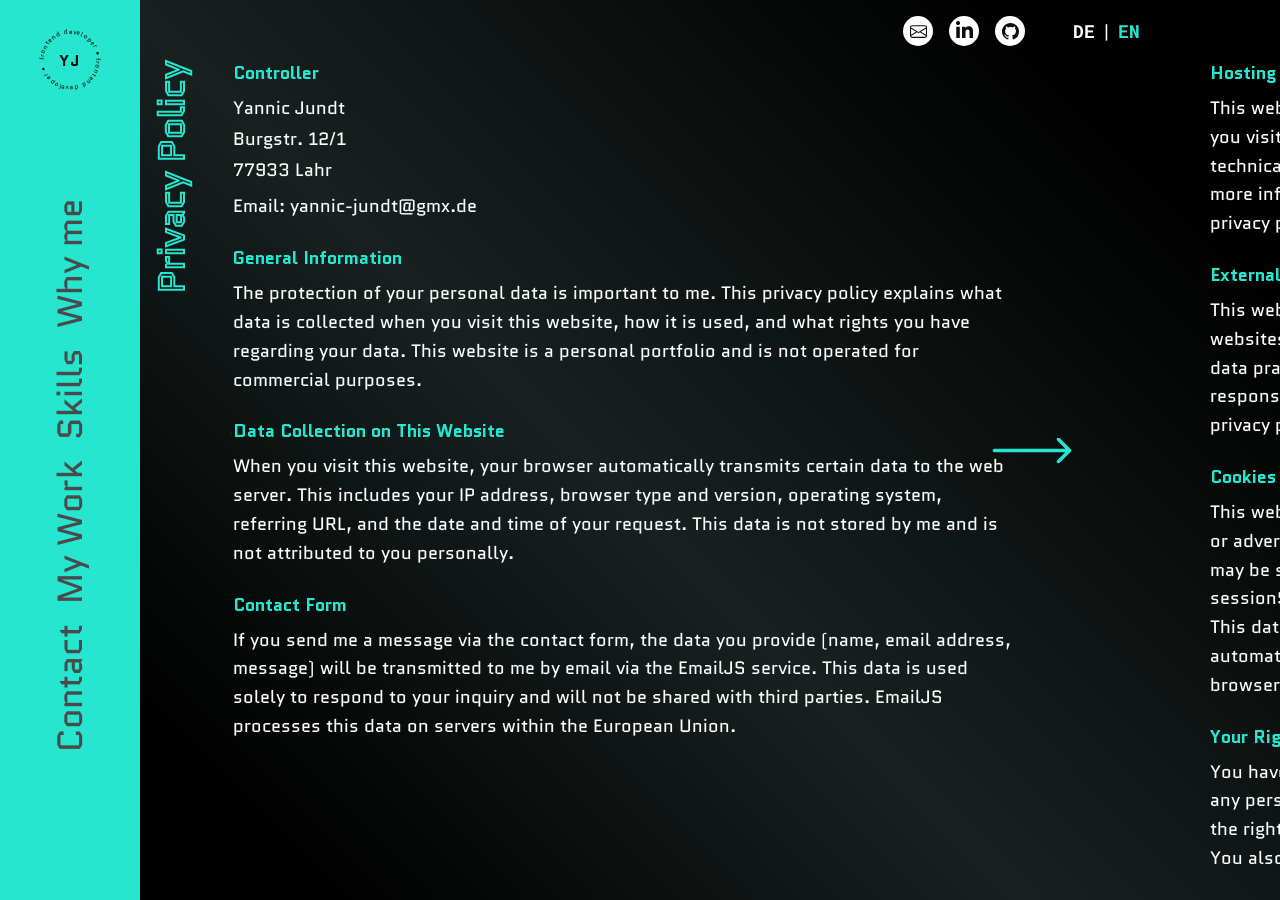
<file: datenschutz.html>
<!DOCTYPE html>
<html lang="en">
   <head>
      <meta charset="UTF-8" />
      <meta name="viewport" content="width=device-width, initial-scale=1.0" />
      <title>Yannic Jundt</title>
      <link rel="icon" type="image/svg+xml" href="assets/img/favicon.svg" />
      <link rel="preconnect" href="https://fonts.googleapis.com" />
      <link rel="preconnect" href="https://fonts.gstatic.com" crossorigin />
      <link
         href="https://fonts.googleapis.com/css2?family=Quantico:ital,wght@0,400;0,700;1,400;1,700&family=Roboto+Mono:wght@700&display=swap"
         rel="stylesheet" />
      <link rel="stylesheet" href="style.css" />
      <link rel="stylesheet" href="css/layout.css" />
      <link rel="stylesheet" href="css/navigation.css" />
      <link rel="stylesheet" href="css/hero.css" />
      <link rel="stylesheet" href="css/contact.css" />
      <link rel="stylesheet" href="css/legal.css" />
      <!-- Responsive -->
      <link rel="stylesheet" href="css/responsive/tablet-large.css" />
      <link rel="stylesheet" href="css/responsive/tablet-small.css" />
      <link rel="stylesheet" href="css/responsive/mobile-layout.css" />
      <link rel="stylesheet" href="css/responsive/mobile-nav.css" />
      <link rel="stylesheet" href="css/responsive/mobile-sections.css" />
      <link rel="stylesheet" href="css/responsive/desktop-4k.css" />
      <link rel="stylesheet" href="css/responsive/height-compact.css" />
   </head>
   <body>
      <!-- Mobile Top-Nav -->
      <nav class="mobile-top-nav">
         <a href="index.html" class="mobile-nav-logo">
            <svg viewBox="0 0 120 120" class="logo-ring" aria-hidden="true">
               <path
                  id="logo-arc-mob"
                  d="M 60,60 m -44,0 a 44,44 0 1,1 88,0 a 44,44 0 1,1 -88,0"
                  fill="none" />
               <text font-size="10.5" letter-spacing="1.5">
                  <textPath href="#logo-arc-mob">
                     frontend developer • frontend developer •
                  </textPath>
               </text>
            </svg>
            <span class="logo-initials">YJ</span>
         </a>
         <button
            class="burger-btn"
            aria-label="Menü öffnen"
            aria-expanded="false">
            <span class="burger-line"></span>
            <span class="burger-line"></span>
            <span class="burger-line"></span>
         </button>
      </nav>

      <!-- Mobile Overlay-Menü -->
      <div class="mobile-menu-overlay" aria-hidden="true">
         <button class="mobile-menu-close" aria-label="Menü schließen">
            &#x2715;
         </button>
         <nav class="mobile-menu-nav">
            <a href="index.html#why-me" data-i18n="nav.why-me">Why me</a>
            <a href="index.html#skills" data-i18n="nav.skills-mobile"
               >My Skill Set</a
            >
            <a href="index.html#my-work" data-i18n="nav.work">My Work</a>
            <a href="index.html#contact" data-i18n="nav.contact-mobile"
               >Contact me</a
            >
            <div class="mobile-menu-lang">
               <button class="lang" data-lang="de">DE</button>
               <span>|</span>
               <button class="lang active" data-lang="en">EN</button>
            </div>
         </nav>
      </div>

      <nav class="sidebar-nav">
         <a href="index.html" class="nav-logo">
            <svg viewBox="0 0 120 120" class="logo-ring" aria-hidden="true">
               <path
                  id="logo-arc"
                  d="M 60,60 m -44,0 a 44,44 0 1,1 88,0 a 44,44 0 1,1 -88,0"
                  fill="none" />
               <text font-size="10.5" letter-spacing="1.5">
                  <textPath href="#logo-arc">
                     frontend developer • frontend developer •
                  </textPath>
               </text>
            </svg>
            <span class="logo-initials">YJ</span>
         </a>
         <ul class="nav-links">
            <li>
               <a href="index.html#why-me" data-i18n="nav.why-me">Why me</a>
            </li>
            <li>
               <a href="index.html#skills" data-i18n="nav.skills">Skills</a>
            </li>
            <li>
               <a href="index.html#my-work" data-i18n="nav.work">My Work</a>
            </li>
            <li>
               <a href="index.html#contact" data-i18n="nav.contact">Contact</a>
            </li>
         </ul>
      </nav>

      <header class="hero-header">
         <div class="social-links"></div>
         <div class="lang-toggle">
            <button class="lang" data-lang="de">DE</button>
            <span class="lang-sep">|</span>
            <button class="lang active" data-lang="en">EN</button>
         </div>
      </header>

      <main class="scroll-container">
         <section id="privacy-p1" class="section">
            <div class="legal-wrapper">
               <div class="section-label" data-i18n="privacy.label">
                  Privacy Policy
               </div>
               <div class="legal-columns">
                  <div class="legal-col">
                     <section class="legal-block">
                        <h2 data-i18n="privacy.h.controller">Controller</h2>
                        <ul>
                           <li>Yannic Jundt</li>
                           <li>Burgstr. 12/1</li>
                           <li>77933 Lahr</li>
                        </ul>
                        <p>Email: yannic-jundt@gmx.de</p>
                     </section>
                     <section class="legal-block">
                        <h2 data-i18n="privacy.h.general">
                           General Information
                        </h2>
                        <p data-i18n="privacy.p.general">
                           The protection of your personal data is important to
                           me. This privacy policy explains what data is
                           collected when you visit this website, how it is
                           used, and what rights you have regarding your data.
                           This website is a personal portfolio and is not
                           operated for commercial purposes.
                        </p>
                     </section>
                     <section class="legal-block">
                        <h2 data-i18n="privacy.h.collection">
                           Data Collection on This Website
                        </h2>
                        <p data-i18n="privacy.p.collection">
                           When you visit this website, your browser
                           automatically transmits certain data to the web
                           server. This includes your IP address, browser type
                           and version, operating system, referring URL, and the
                           date and time of your request. This data is not
                           stored by me and is not attributed to you personally.
                        </p>
                     </section>
                     <section class="legal-block">
                        <h2 data-i18n="privacy.h.contact-form">Contact Form</h2>
                        <p data-i18n="privacy.p.contact-form">
                           If you send me a message via the contact form, the
                           data you provide (name, email address, message) will
                           be transmitted to me by email via the EmailJS
                           service. This data is used solely to respond to your
                           inquiry and will not be shared with third parties.
                           EmailJS processes this data on servers within the
                           European Union.
                        </p>
                     </section>
                  </div>
               </div>
            </div>
            <div class="arrow-container">
               <button class="arrow-btn" data-target="privacy-p2">
                  <div class="arrow-icon" aria-hidden="true"></div>
               </button>
            </div>
         </section>

         <section id="privacy-p2" class="section">
            <div class="legal-wrapper">
               <div class="legal-columns">
                  <div class="legal-col">
                     <section class="legal-block">
                        <h2 data-i18n="privacy.h.hosting">Hosting</h2>
                        <p data-i18n="privacy.p.hosting">
                           This website is hosted on GitHub Pages. When you
                           visit this website, GitHub may collect technical data
                           such as your IP address. For more information, please
                           refer to GitHub's privacy policy at
                           github.com/privacy.
                        </p>
                     </section>
                     <section class="legal-block">
                        <h2 data-i18n="privacy.h.links">External Links</h2>
                        <p data-i18n="privacy.p.links">
                           This website contains links to external websites. I
                           have no control over the content or data practices of
                           those websites and accept no responsibility for them.
                           Please review the privacy policies of any external
                           sites you visit.
                        </p>
                     </section>
                     <section class="legal-block">
                        <h2 data-i18n="privacy.h.cookies">Cookies</h2>
                        <p data-i18n="privacy.p.cookies">
                           This website does not use cookies for tracking or
                           advertising purposes. A language preference may be
                           stored in your browser's sessionStorage for the
                           duration of your visit. This data is not transmitted
                           to any server and is automatically deleted when you
                           close your browser tab.
                        </p>
                     </section>
                     <section class="legal-block">
                        <h2 data-i18n="privacy.h.rights">Your Rights</h2>
                        <p data-i18n="privacy.p.rights">
                           You have the right to access, rectify, or erase any
                           personal data I hold about you, as well as the right
                           to restrict or object to its processing. You also
                           have the right to data portability. To exercise these
                           rights, please contact me at the address stated
                           above.
                        </p>
                     </section>
                     <p
                        class="legal-meta"
                        data-i18n-html="privacy.meta.contact">
                        For any questions regarding this privacy policy, please
                        contact me at
                        <a href="mailto:yannic-jundt@gmx.de"
                           >yannic-jundt@gmx.de</a
                        >.
                     </p>
                     <p class="legal-meta" data-i18n="privacy.meta.date">
                        Date: 08.05.2026
                     </p>
                  </div>
               </div>
               <div class="contact-info">
                  <div class="contact-info-top">
                     <div class="contact-details">
                        <a
                           href="mailto:yannic-jundt@gmx.de"
                           class="contact-detail-link">
                           <span>&#9993;</span> E-Mail: yannic-jundt@gmx.de
                        </a>
                        <a href="tel:+491749203974" class="contact-detail-link">
                           <span>&#128222;</span> Tel: 0174 9203974
                        </a>
                     </div>
                  </div>
                  <button class="arrow-btn-back" data-target="privacy-p1">
                     <div
                        class="arrow-icon arrow-icon--back"
                        aria-hidden="true"></div>
                  </button>
                  <div class="contact-footer">
                     <!-- Mobile: Social Icons -->
                     <div class="contact-footer-social"></div>

                     <!-- Mobile: Grüner Footer-Block -->
                     <div class="contact-footer-green">
                        <a href="index.html#hero" class="contact-footer-logo">
                           <svg
                              viewBox="0 0 120 120"
                              class="logo-ring"
                              aria-hidden="true">
                              <path
                                 id="logo-arc-footer"
                                 d="M 60,60 m -44,0 a 44,44 0 1,1 88,0 a 44,44 0 1,1 -88,0"
                                 fill="none" />
                              <text font-size="10.5" letter-spacing="1.5">
                                 <textPath href="#logo-arc-footer">
                                    frontend developer • frontend developer •
                                 </textPath>
                              </text>
                           </svg>
                           <span class="logo-initials">YJ</span>
                        </a>
                        <span class="contact-footer-copy"
                           >&#169; Yannic Jundt 2026</span
                        >
                        <div class="contact-footer-links">
                           <a href="legal-notice.html" data-i18n="footer.legal"
                              >Legal notice</a
                           >
                           <a href="datenschutz.html" data-i18n="footer.privacy"
                              >privacy policy</a
                           >
                        </div>
                     </div>

                     <!-- Desktop: Copyright + Links -->
                     <a
                        href="legal-notice.html"
                        class="footer-desktop-link"
                        data-i18n="footer.legal"
                        >Legal notice</a
                     >
                     <a
                        href="datenschutz.html"
                        class="footer-desktop-link"
                        data-i18n="footer.privacy"
                        >privacy policy</a
                     >
                     <span class="desktop-copy">&#169; Yannic Jundt 2026</span>
                  </div>
               </div>
            </div>
            <div class="contact-sidebar"></div>
         </section>
      </main>

      <script src="js/datenbank.js"></script>
      <script src="js/translations.js"></script>
      <script src="js/template.js"></script>
      <script src="js/navigation.js"></script>
      <script src="js/burger-menu.js"></script>
      <script src="js/translator.js"></script>
      <script src="js/legal.js"></script>
   </body>
</html>
</file>
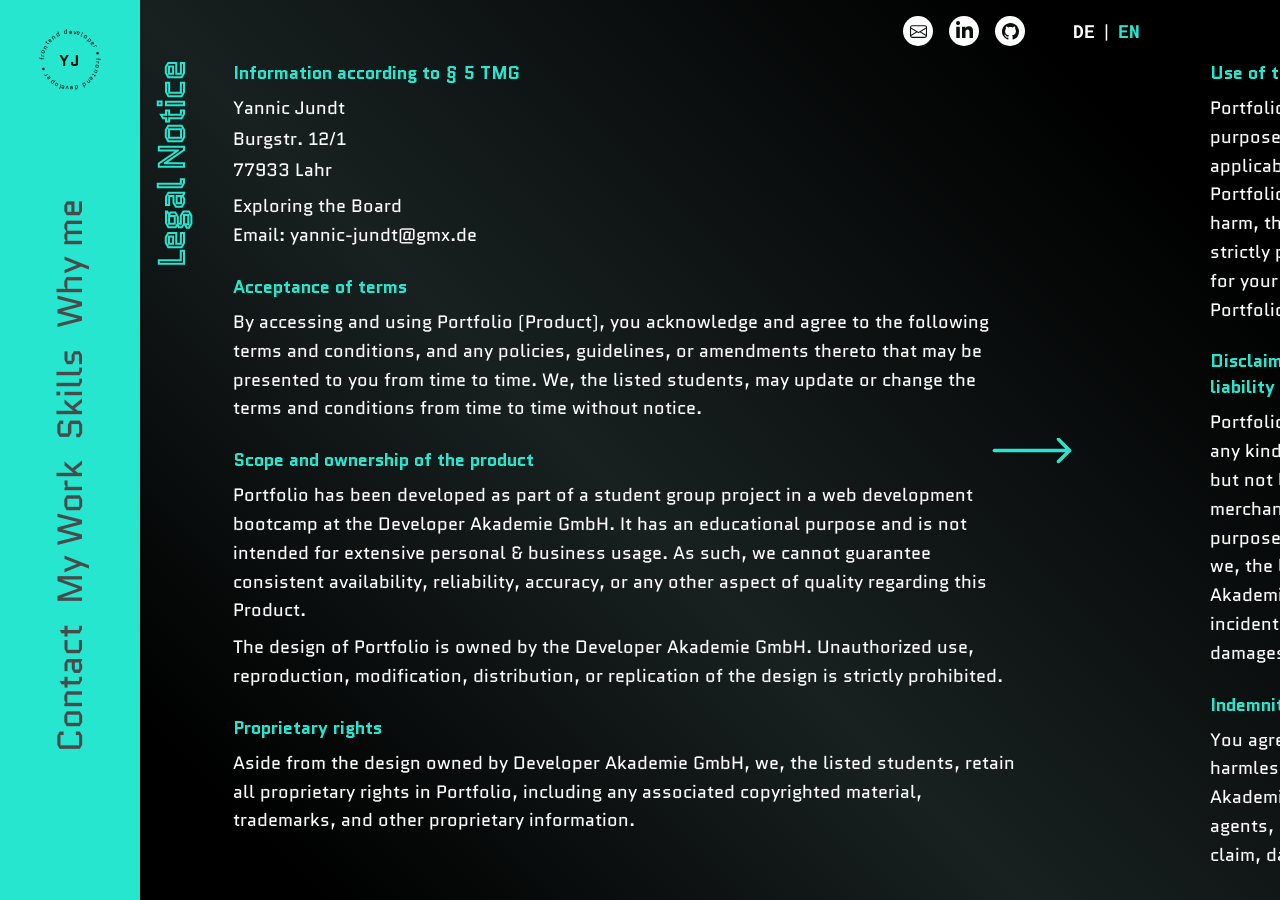
<file: legal-notice.html>
<!DOCTYPE html>
<html lang="en">
   <head>
      <meta charset="UTF-8" />
      <meta name="viewport" content="width=device-width, initial-scale=1.0" />
      <title>Yannic Jundt</title>
      <link rel="icon" type="image/svg+xml" href="assets/img/favicon.svg" />
      <link rel="preconnect" href="https://fonts.googleapis.com" />
      <link rel="preconnect" href="https://fonts.gstatic.com" crossorigin />
      <link
         href="https://fonts.googleapis.com/css2?family=Quantico:ital,wght@0,400;0,700;1,400;1,700&family=Roboto+Mono:wght@700&display=swap"
         rel="stylesheet" />
      <link rel="stylesheet" href="style.css" />
      <link rel="stylesheet" href="css/layout.css" />
      <link rel="stylesheet" href="css/navigation.css" />
      <link rel="stylesheet" href="css/hero.css" />
      <link rel="stylesheet" href="css/contact.css" />
      <link rel="stylesheet" href="css/legal.css" />
      <!-- Responsive -->
      <link rel="stylesheet" href="css/responsive/tablet-large.css" />
      <link rel="stylesheet" href="css/responsive/tablet-small.css" />
      <link rel="stylesheet" href="css/responsive/mobile-layout.css" />
      <link rel="stylesheet" href="css/responsive/mobile-nav.css" />
      <link rel="stylesheet" href="css/responsive/mobile-sections.css" />
      <link rel="stylesheet" href="css/responsive/desktop-4k.css" />
      <link rel="stylesheet" href="css/responsive/height-compact.css" />
   </head>
   <body>
      <!-- Mobile Top-Nav -->
      <nav class="mobile-top-nav">
         <a href="index.html" class="mobile-nav-logo">
            <svg viewBox="0 0 120 120" class="logo-ring" aria-hidden="true">
               <path
                  id="logo-arc-mob"
                  d="M 60,60 m -44,0 a 44,44 0 1,1 88,0 a 44,44 0 1,1 -88,0"
                  fill="none" />
               <text font-size="10.5" letter-spacing="1.5">
                  <textPath href="#logo-arc-mob">
                     frontend developer • frontend developer •
                  </textPath>
               </text>
            </svg>
            <span class="logo-initials">YJ</span>
         </a>
         <button
            class="burger-btn"
            aria-label="Menü öffnen"
            aria-expanded="false">
            <span class="burger-line"></span>
            <span class="burger-line"></span>
            <span class="burger-line"></span>
         </button>
      </nav>

      <!-- Mobile Overlay-Menü -->
      <div class="mobile-menu-overlay" aria-hidden="true">
         <button class="mobile-menu-close" aria-label="Menü schließen">
            &#x2715;
         </button>
         <nav class="mobile-menu-nav">
            <a href="index.html#why-me" data-i18n="nav.why-me">Why me</a>
            <a href="index.html#skills" data-i18n="nav.skills-mobile"
               >My Skill Set</a
            >
            <a href="index.html#my-work" data-i18n="nav.work">My Work</a>
            <a href="index.html#contact" data-i18n="nav.contact-mobile"
               >Contact me</a
            >
            <div class="mobile-menu-lang">
               <button class="lang" data-lang="de">DE</button>
               <span>|</span>
               <button class="lang active" data-lang="en">EN</button>
            </div>
         </nav>
      </div>

      <nav class="sidebar-nav">
         <a href="index.html" class="nav-logo">
            <svg viewBox="0 0 120 120" class="logo-ring" aria-hidden="true">
               <path
                  id="logo-arc"
                  d="M 60,60 m -44,0 a 44,44 0 1,1 88,0 a 44,44 0 1,1 -88,0"
                  fill="none" />
               <text font-size="10.5" letter-spacing="1.5">
                  <textPath href="#logo-arc">
                     frontend developer • frontend developer •
                  </textPath>
               </text>
            </svg>
            <span class="logo-initials">YJ</span>
         </a>
         <ul class="nav-links">
            <li>
               <a href="index.html#why-me" data-i18n="nav.why-me">Why me</a>
            </li>
            <li>
               <a href="index.html#skills" data-i18n="nav.skills">Skills</a>
            </li>
            <li>
               <a href="index.html#my-work" data-i18n="nav.work">My Work</a>
            </li>
            <li>
               <a href="index.html#contact" data-i18n="nav.contact">Contact</a>
            </li>
         </ul>
      </nav>

      <header class="hero-header">
         <div class="social-links"></div>
         <div class="lang-toggle">
            <button class="lang" data-lang="de">DE</button>
            <span class="lang-sep">|</span>
            <button class="lang active" data-lang="en">EN</button>
         </div>
      </header>

      <main class="scroll-container">
         <section id="legal-p1" class="section">
            <div class="legal-wrapper">
               <div class="section-label" data-i18n="legal.label">
                  Legal Notice
               </div>
               <div class="legal-columns">
                  <div class="legal-col">
                     <section class="legal-block">
                        <h2 data-i18n="legal.h.tmg">
                           Information according to § 5 TMG
                        </h2>
                        <ul>
                           <li>Yannic Jundt</li>
                           <li>Burgstr. 12/1</li>
                           <li>77933 Lahr</li>
                        </ul>
                        <p>
                           Exploring the Board<br />Email: yannic-jundt@gmx.de
                        </p>
                     </section>
                     <section class="legal-block">
                        <h2 data-i18n="legal.h.terms">Acceptance of terms</h2>
                        <p data-i18n="legal.p.terms">
                           By accessing and using Portfolio (Product), you
                           acknowledge and agree to the following terms and
                           conditions, and any policies, guidelines, or
                           amendments thereto that may be presented to you from
                           time to time. We, the listed students, may update or
                           change the terms and conditions from time to time
                           without notice.
                        </p>
                     </section>
                     <section class="legal-block">
                        <h2 data-i18n="legal.h.scope">
                           Scope and ownership of the product
                        </h2>
                        <p data-i18n="legal.p.scope1">
                           Portfolio has been developed as part of a student
                           group project in a web development bootcamp at the
                           Developer Akademie GmbH. It has an educational
                           purpose and is not intended for extensive personal
                           &amp; business usage. As such, we cannot guarantee
                           consistent availability, reliability, accuracy, or
                           any other aspect of quality regarding this Product.
                        </p>
                        <p data-i18n="legal.p.scope2">
                           The design of Portfolio is owned by the Developer
                           Akademie GmbH. Unauthorized use, reproduction,
                           modification, distribution, or replication of the
                           design is strictly prohibited.
                        </p>
                     </section>
                     <section class="legal-block">
                        <h2 data-i18n="legal.h.proprietary">
                           Proprietary rights
                        </h2>
                        <p data-i18n="legal.p.proprietary">
                           Aside from the design owned by Developer Akademie
                           GmbH, we, the listed students, retain all proprietary
                           rights in Portfolio, including any associated
                           copyrighted material, trademarks, and other
                           proprietary information.
                        </p>
                     </section>
                  </div>
               </div>
            </div>
            <div class="arrow-container">
               <button class="arrow-btn" data-target="legal-p2">
                  <div class="arrow-icon" aria-hidden="true"></div>
               </button>
            </div>
         </section>

         <section id="legal-p2" class="section">
            <div class="legal-wrapper">
               <div class="legal-columns">
                  <div class="legal-col">
                     <section class="legal-block">
                        <h2 data-i18n="legal.h.use">Use of the product</h2>
                        <p data-i18n="legal.p.use">
                           Portfolio is intended to be used for lawful purposes
                           only, in accordance with all applicable laws and
                           regulations. Any use of Portfolio for illegal
                           activities, or to harass, harm, threaten, or
                           intimidate another person, is strictly prohibited.
                           You are solely responsible for your interactions with
                           other users of Portfolio.
                        </p>
                     </section>
                     <section class="legal-block">
                        <h2 data-i18n="legal.h.disclaimer">
                           Disclaimer of warranties and limitation of liability
                        </h2>
                        <p data-i18n="legal.p.disclaimer">
                           Portfolio is provided "as is" without warranty of any
                           kind, whether express or implied, including but not
                           limited to the implied warranties of merchantability,
                           fitness for a particular purpose, and
                           non-infringement. In no event will we, the listed
                           students, or the Developer Akademie, be liable for
                           any direct, indirect, incidental, special,
                           consequential or exemplary damages.
                        </p>
                     </section>
                     <section class="legal-block">
                        <h2 data-i18n="legal.h.indemnity">Indemnity</h2>
                        <p data-i18n="legal.p.indemnity">
                           You agree to indemnify, defend and hold harmless us,
                           the listed students, the Developer Akademie, and our
                           affiliates, officers, directors, agents, and
                           employees, from and against any claim, damage, loss,
                           damage, cost, or liability (including reasonable
                           legal fees) arising out of or relating to your use of
                           Portfolio and/or your breach of this Legal Notice.
                        </p>
                     </section>
                     <section class="legal-block">
                        <h2 data-i18n="legal.h.notice">Disclaimer</h2>
                        <p data-i18n="legal.p.notice">
                           The contents of this website have been created with
                           the utmost care. However, I cannot guarantee the
                           accuracy, completeness, or timeliness of the content.
                           As a private provider of services, I am responsible
                           for my own content on these pages according to
                           general law.
                        </p>
                     </section>
                     <p class="legal-meta" data-i18n-html="legal.meta.contact">
                        For any questions or notices, please contact us at
                        <a href="mailto:yannic-jundt@gmx.de"
                           >yannic-jundt@gmx.de</a
                        >.
                     </p>
                     <p class="legal-meta" data-i18n="legal.meta.date">
                        Date: 08.05.2026
                     </p>
                  </div>
               </div>
               <div class="contact-info">
                  <div class="contact-info-top">
                     <div class="contact-details">
                        <a
                           href="mailto:yannic-jundt@gmx.de"
                           class="contact-detail-link">
                           <span>&#9993;</span> E-Mail: yannic-jundt@gmx.de
                        </a>
                        <a href="tel:+491749203974" class="contact-detail-link">
                           <span>&#128222;</span> Tel: 0174 9203974
                        </a>
                     </div>
                  </div>
                  <button class="arrow-btn-back" data-target="legal-p1">
                     <div
                        class="arrow-icon arrow-icon--back"
                        aria-hidden="true"></div>
                  </button>
                  <div class="contact-footer">
                     <!-- Mobile: Social Icons -->
                     <div class="contact-footer-social"></div>

                     <!-- Mobile: Grüner Footer-Block -->
                     <div class="contact-footer-green">
                        <a href="index.html#hero" class="contact-footer-logo">
                           <svg
                              viewBox="0 0 120 120"
                              class="logo-ring"
                              aria-hidden="true">
                              <path
                                 id="logo-arc-footer"
                                 d="M 60,60 m -44,0 a 44,44 0 1,1 88,0 a 44,44 0 1,1 -88,0"
                                 fill="none" />
                              <text font-size="10.5" letter-spacing="1.5">
                                 <textPath href="#logo-arc-footer">
                                    frontend developer • frontend developer •
                                 </textPath>
                              </text>
                           </svg>
                           <span class="logo-initials">YJ</span>
                        </a>
                        <span class="contact-footer-copy"
                           >&#169; Yannic Jundt 2026</span
                        >
                        <div class="contact-footer-links">
                           <a href="legal-notice.html" data-i18n="footer.legal"
                              >Legal notice</a
                           >
                           <a href="datenschutz.html" data-i18n="footer.privacy"
                              >privacy policy</a
                           >
                        </div>
                     </div>

                     <!-- Desktop: Copyright + Links -->
                     <a
                        href="legal-notice.html"
                        class="footer-desktop-link"
                        data-i18n="footer.legal"
                        >Legal notice</a
                     >
                     <a
                        href="datenschutz.html"
                        class="footer-desktop-link"
                        data-i18n="footer.privacy"
                        >privacy policy</a
                     >
                     <span class="desktop-copy">&#169; Yannic Jundt 2026</span>
                  </div>
               </div>
            </div>
            <div class="contact-sidebar"></div>
         </section>
      </main>

      <script src="js/datenbank.js"></script>
      <script src="js/translations.js"></script>
      <script src="js/template.js"></script>
      <script src="js/navigation.js"></script>
      <script src="js/burger-menu.js"></script>
      <script src="js/translator.js"></script>
      <script src="js/legal.js"></script>
   </body>
</html>
</file>
<file: style.css>
@import url("https://fonts.googleapis.com/css2?family=Quantico:ital,wght@0,400;0,700;1,400;1,700&display=swap");

:root {
   --color-bg: #0a0f0a;
   --color-bg-card: #131a13;
   --color-main: #26e6cf;
   --color-white: #ffffff;
   --color-text-muted: #888888;
   --color-border: #1e2a1e;
   --color-nav-text: #4a4a4a;
   --color-error: #e74c3c;
   --color-disabled: #9e9d9d;

   --font-main: "Quantico", sans-serif;

   --nav-width: 172px;
   --section-width: calc(100vw - var(--nav-width) - 80px);
   --section-height: 100vh;
}

*,
*::before,
*::after {
   box-sizing: border-box;
   margin: 0;
   padding: 0;
}

html {
   font-size: 16px;
   scroll-behavior: smooth;
}

body {
   font-family: var(--font-main);
   background-color: var(--color-bg);
   background: linear-gradient(
      45deg,
      rgba(0, 0, 0, 1) 15%,
      rgba(24, 33, 32) 47%,
      rgba(0, 0, 0, 1) 87%
   );
   color: var(--color-white);
   display: flex;
   overflow: hidden;
   height: 100vh;
}

a {
   color: inherit;
   text-decoration: none;
}

ul {
   list-style: none;
}

img {
   max-width: 100%;
   display: block;
}

@property --btn-g-start {
   syntax: "<color>";
   inherits: false;
   initial-value: #26e6cf;
}

@property --btn-g-end {
   syntax: "<color>";
   inherits: false;
   initial-value: #26e6cf;
}

.btn-primary {
   display: flex;
   align-items: center;
   justify-content: center;
   background: linear-gradient(to top, var(--btn-g-start), var(--btn-g-end));
   color: var(--color-bg);
   font-family: var(--font-main);
   font-weight: 400;
   font-size: 16px;
   line-height: 1.2;
   padding: 12px 32px;
   border-radius: 50px;
   border: none;
   cursor: pointer;
   white-space: nowrap;
   transition: --btn-g-start 0.3s, --btn-g-end 0.3s;
}

.btn-primary:hover {
   --btn-g-start: #1ab39e;
   --btn-g-end: #26e6cf;
}

.btn-secondary {
   display: flex;
   align-items: center;
   justify-content: center;
   position: relative;
   isolation: isolate;
   background: transparent;
   color: var(--color-main);
   font-family: var(--font-main);
   font-weight: 400;
   font-size: 16px;
   line-height: 1.2;
   padding: 12px 32px;
   border-radius: 50px;
   border: 2px solid var(--color-main);
   cursor: pointer;
   overflow: hidden;
   white-space: nowrap;
}

.btn-secondary::after {
   content: "";
   position: absolute;
   inset: 0;
   background: color-mix(in srgb, var(--color-main) 15%, transparent);
   border-radius: inherit;
   opacity: 0;
   transition: opacity 0.3s;
   z-index: -1;
}

.btn-secondary:hover::after {
   opacity: 1;
}

.section-headline {
   font-size: clamp(32px, 5vw, 64px);
   font-weight: 700;
   color: var(--color-main);
   margin-bottom: 32px;
}
</file>
<file: css/layout.css>
.scroll-container {
   display: flex;
   flex-direction: row;
   width: calc(100vw - var(--nav-width));
   height: 100vh;
   overflow-x: scroll;
   overflow-y: hidden;
   scrollbar-width: none;
   margin-left: var(--nav-width);
}

.scroll-container::-webkit-scrollbar {
   display: none;
}

.section {
   flex: 0 0 var(--section-width);
   width: var(--section-width);
   height: var(--section-height);
   position: relative;
   display: flex;
   align-items: center;
   justify-content: center;
   padding: 100px 100px 100px 10px;
}

.section-label {
   writing-mode: vertical-rl;
   transform: rotate(180deg);
   font-size: 54px;
   font-weight: 400;
   color: transparent;
   -webkit-text-stroke: 3px var(--color-main);
   white-space: nowrap;
   letter-spacing: 0;
   line-height: 1.2;
   align-self: center;
   flex-shrink: 0;
}

@keyframes arrow-pulse {
   0%,
   70%,
   100% {
      scale: 1;
      filter: none;
   }
   85% {
      scale: 1.18;
      filter: drop-shadow(0 0 10px var(--color-main));
   }
}

.arrow-btn {
   position: absolute;
   right: 48px;
   top: 50%;
   transform: translateY(-50%);
   background: none;
   border: none;
   cursor: pointer;
   padding: 0;
   display: flex;
   align-items: center;
   transition: transform 0.2s;
   animation: arrow-pulse 3.5s ease-in-out infinite;
}

.arrow-container {
   width: 0;
   height: 100vh;
   position: relative;
}

.arrow-icon {
   width: 112px;
   height: 37px;
   background-color: var(--color-main);
   mask-image: url("../assets/img/buttons/Arrow_Next.svg");
   mask-size: contain;
   mask-repeat: no-repeat;
   mask-position: center;
   -webkit-mask-image: url("../assets/img/buttons/Arrow_Next.svg");
   -webkit-mask-size: contain;
   -webkit-mask-repeat: no-repeat;
   -webkit-mask-position: center;
}

.arrow-btn:hover {
   transform: translateY(-50%) translateX(12px);
   filter: drop-shadow(0 0 8px var(--color-main));
   animation: none;
}

.arrow-btn--hero {
   top: 410px;
}
.arrow-btn--why-me {
   top: calc(100% - 124px);
}
.arrow-btn--skills {
   top: calc(50% - 90px);
}
.arrow-btn--work {
   top: calc(100% - 118px);
}
.arrow-btn--references {
   top: 357px;
}
</file>
<file: css/navigation.css>
.sidebar-nav {
   position: fixed;
   left: 0;
   top: 0;
   width: var(--nav-width);
   height: 100vh;
   background-color: var(--color-main);
   display: flex;
   flex-direction: column;
   align-items: center;
   padding: 24px 0 40px;
   z-index: 100;
}

.nav-logo {
   position: relative;
   width: 120px;
   height: 120px;
   display: flex;
   align-items: center;
   justify-content: center;
   flex-shrink: 0;
   cursor: pointer;
}

.logo-ring {
   position: absolute;
   inset: 0;
   width: 100%;
   height: 100%;
   fill: var(--color-bg);
}

.logo-initials {
   font-size: 26px;
   font-weight: 700;
   color: var(--color-bg);
   letter-spacing: 2px;
   position: relative;
   z-index: 1;
}

.nav-links {
   display: flex;
   flex-direction: column;
   align-items: center;
   gap: 40px;
   flex: 1;
   justify-content: center;
}

.nav-links a {
   writing-mode: vertical-rl;
   text-orientation: mixed;
   transform: rotate(180deg);
   font-size: 35px;
   font-weight: 400;
   color: var(--color-nav-text);
   line-height: 1.2;
   transition: color 0.2s, -webkit-text-stroke 0.2s;
}

.nav-links a:hover {
   color: var(--color-white);
   -webkit-text-stroke: 0px;
}

.nav-links a.active {
   color: transparent;
   -webkit-text-stroke: 1px var(--color-nav-text);
}
</file>
<file: css/hero.css>
#hero {
   justify-content: flex-start;
   padding: 0;
   overflow: hidden;
   flex-direction: column;
}

.hero-header {
   position: fixed;
   top: 0;
   left: var(--nav-width);
   right: 0;
   height: 62px;
   display: flex;
   align-items: center;
   justify-content: flex-end;
   gap: 48px;
   padding: 0 140px 0 40px;
   z-index: 100;
}

.social-links {
   display: flex;
   align-items: center;
   gap: 16px;
}

.socialContainer {
   width: 30px;
   height: 30px;
   background-color: var(--color-white);
   border-radius: 50%;
   display: flex;
   align-items: center;
   justify-content: center;
   overflow: hidden;
   transition: background-color 0.3s;
}

.socialContainer:hover {
   background-color: var(--color-main);
}

.socialContainer:active {
   transform: scale(0.9);
   transition: transform 0.3s;
}

.socialSvg {
   width: 17px;
}

.socialSvg path {
   fill: var(--color-bg);
}

.socialContainer:hover .socialSvg {
   animation: slide-in-top 0.3s both;
}

@keyframes slide-in-top {
   0% {
      transform: translateY(-50px);
      opacity: 0;
   }
   100% {
      transform: translateY(0);
      opacity: 1;
   }
}

.lang-toggle {
   display: flex;
   align-items: center;
   gap: 6px;
   font-family: "Roboto Mono", monospace;
   font-size: 18px;
   font-weight: 700;
   line-height: 1.4;
}

.lang-toggle .lang {
   background: none;
   border: none;
   color: var(--color-white);
   font-family: inherit;
   font-size: inherit;
   font-weight: inherit;
   cursor: pointer;
   padding: 0;
   transition: color 0.2s;
}

.lang-toggle .lang.active {
   color: var(--color-main);
}

.lang-toggle .lang-sep {
   color: var(--color-white);
}

.hero-content {
   display: flex;
   flex-direction: column;
   justify-content: flex-end;
   height: 100%;
   position: relative;
   width: 100%;
}

.hero-image {
   position: absolute;
   left: 50%;
   transform: translateX(-50%);
   width: 840px;
   height: 100%;
   z-index: 0;
}

.hero-image img {
   width: 100%;
   height: 100%;
   object-fit: contain;
   object-position: center bottom;
}

.hero-text {
   position: relative;
   z-index: 1;
   padding-bottom: 150px;
   text-align: center;
   width: 100%;
}

.hero-name {
   font-size: clamp(48px, 7vw, 100px);
   font-weight: 700;
   color: var(--color-main);
   line-height: 1.2;
   margin-bottom: 8px;
}

.hero-title {
   font-size: clamp(24px, 3.5vw, 48px);
   font-weight: 700;
   color: transparent;
   -webkit-text-stroke: 1px var(--color-main);
   line-height: 1.2;
}

.hero-location {
   display: none;
}
</file>
<file: css/contact.css>
#contact {
   justify-content: flex-start;
   align-items: stretch;
   width: max-content;
   flex: 0 0 auto;
   padding-right: 150px;
}

.contact-wrapper {
   display: flex;
   flex-direction: row;
   align-items: flex-start;
   gap: 40px;
   height: 100%;
   padding-top: 68px;
   box-sizing: border-box;
   width: 100%;
}

.contact-body {
   display: flex;
   flex-direction: row;
   align-items: flex-start;
   flex: 1;
   gap: 96px;
}

#contact .section-label {
   align-self: flex-start;
}

.contact-form {
   display: flex;
   flex-direction: column;
   gap: 16px;
   flex-shrink: 1;
   min-width: 280px;
   width: 456px;
}

.contact-form input,
.contact-form textarea {
   background-color: transparent;
   border: 1px solid var(--color-main);
   border-radius: 50px;
   padding: 12px 20px;
   color: var(--color-white);
   font-family: var(--font-main);
   font-size: 16px;
   outline: none;
   transition: border-color 0.2s;
   resize: none;
}

.contact-form textarea {
   border-radius: 16px;
   height: 240px;
}

.contact-form input:focus,
.contact-form textarea:focus {
   border-color: var(--color-main);
}

.contact-form input.touched:invalid,
.contact-form textarea.touched:invalid {
   border-color: var(--color-error);
}

.contact-form input[type="checkbox"].touched:invalid + label {
   color: var(--color-error);
}

.contact-form input:-webkit-autofill,
.contact-form input:-webkit-autofill:hover,
.contact-form input:-webkit-autofill:focus {
   -webkit-text-fill-color: var(--color-white);
   -webkit-box-shadow: 0 0 0 1000px transparent inset;
   transition: background-color 5000s ease-in-out 0s;
}

.contact-send:disabled {
   --btn-g-start: var(--color-disabled);
   --btn-g-end: var(--color-disabled);
   cursor: not-allowed;
}

.contact-form input::placeholder,
.contact-form textarea::placeholder {
   color: var(--color-white);
   opacity: 0.6;
}

.contact-privacy {
   display: flex;
   align-items: flex-start;
   gap: 10px;
   font-size: 16px;
   color: var(--color-main);
   line-height: 1.5;
}

.contact-privacy input[type="checkbox"] {
   appearance: none;
   -webkit-appearance: none;
   width: 18px;
   height: 18px;
   padding: 0;
   flex-shrink: 0;
   margin: 6px;
   border: 2px solid var(--color-white);
   border-radius: 3px;
   background-color: transparent;
   cursor: pointer;
   transition: background-color 0.2s;
}

.contact-privacy input[type="checkbox"]:hover {
   background-color: color-mix(in srgb, var(--color-main) 40%, transparent);
}

.contact-privacy input[type="checkbox"]:checked {
   border-color: var(--color-main);
   background-image: url("data:image/svg+xml,%3Csvg xmlns='http://www.w3.org/2000/svg' viewBox='0 0 16 16'%3E%3Cpath fill='none' stroke='%2326e6cf' stroke-width='2.5' stroke-linecap='round' stroke-linejoin='round' d='M2 8l4 4 8-8'/%3E%3C/svg%3E");
   background-size: 80%;
   background-repeat: no-repeat;
   background-position: center;
}

.privacy-link {
   color: var(--color-white);
   text-decoration: underline;
}

.contact-send {
   align-self: flex-end;
}

.form-success-msg {
   color: var(--color-main);
   font-weight: 600;
   font-size: 16px;
}

.form-error-msg {
   color: var(--color-error);
   font-weight: 600;
   font-size: 16px;
}

.field-error {
   display: block;
   color: var(--color-error);
   font-size: 16px;
   padding-left: 20px;
   margin-top: -8px;
   min-height: 23px;
}

.contact-info {
   display: flex;
   flex-direction: column;
   justify-content: space-between;
   align-items: flex-end;
   flex: 0 0 417px;
   flex-shrink: 1;
   min-width: 280px;
   margin-left: auto;
   height: 80vh;
   align-self: flex-start;
}

.contact-info-top {
   display: flex;
   flex-direction: column;
   gap: 20px;
   align-items: flex-end;
}

.contact-tagline {
   font-size: 18px;
   font-weight: 400;
   line-height: 1.2;
   color: var(--color-main);
   text-align: right;
}

.contact-description {
   font-size: 16px;
   font-weight: 400;
   line-height: 1.2;
   color: var(--color-white);
   text-align: right;
   max-width: 500px;
   align-self: flex-end;
}

.contact-details {
   display: flex;
   flex-direction: column;
   gap: 8px;
}

.contact-detail-link {
   display: flex;
   align-items: center;
   gap: 10px;
   font-size: 18px;
   color: var(--color-white);
   transition: color 0.2s;
}

.contact-detail-link:hover {
   color: var(--color-main);
}

.arrow-btn-back {
   background: none;
   border: none;
   cursor: pointer;
   padding: 0;
   display: flex;
   align-items: center;
   transition: transform 0.2s;
}

.arrow-btn-back:hover {
   transform: translateX(-8px);
   filter: drop-shadow(0 0 8px var(--color-main));
}

.arrow-icon--back {
   transform: scaleX(-1);
}

.contact-footer {
   display: flex;
   flex-direction: column;
   align-items: flex-end;
   gap: 6px;
   font-size: 16px;
   color: var(--color-white);
}

.contact-footer a {
   color: var(--color-white);
   transition: color 0.2s;
}

.contact-footer a:hover {
   color: var(--color-main);
}

.contact-sidebar {
   position: absolute;
   right: 0;
   top: 0;
   width: 100px;
   height: 100%;
   background-color: var(--color-main);
}
</file>
<file: css/legal.css>
.legal-wrapper {
   display: flex;
   flex-direction: row;
   align-items: flex-start;
   gap: 40px;
   height: 100%;
   box-sizing: border-box;
   width: 100%;
   padding-right: 100px;
   padding-top: 68px;
}

.legal-columns {
   display: flex;
   flex-direction: row;
   gap: 48px;
   flex: 1;
   overflow-y: auto;
   scrollbar-width: none;
   height: 100%;
}

.legal-columns::-webkit-scrollbar {
   display: none;
}

.legal-col {
   display: flex;
   flex-direction: column;
   gap: 24px;
   flex: 1;
}

.legal-block {
   display: flex;
   flex-direction: column;
   gap: 8px;
}

.legal-block h2 {
   font-size: 18px;
   font-weight: 700;
   color: var(--color-main);
}

.legal-block p {
   font-size: 18px;
   line-height: 1.6;
   color: var(--color-white);
}

.legal-block ul {
   display: flex;
   flex-direction: column;
   gap: 2px;
}

.legal-block ul li {
   font-size: 18px;
   line-height: 1.6;
   color: var(--color-white);
}

.legal-meta {
   font-size: 18px;
   line-height: 1.6;
   color: var(--color-white);
}

.legal-meta a {
   color: var(--color-main);
}

#legal-p1 .section-label,
#privacy-p1 .section-label {
   align-self: flex-start;
}
</file>
<file: css/responsive/tablet-large.css>
@media (min-width: 1025px) and (max-width: 1440px) {
   :root {
      --nav-width: 140px;
   }

   .nav-logo {
      width: 100px;
      height: 100px;
   }

   .section {
      padding: 80px 80px 80px 10px;
   }

   .arrow-icon {
      width: 80px;
   }

   .arrow-btn--hero {
      top: 304px;
   }
   .arrow-btn--why-me {
      top: calc(100% - 80px);
   }
   .arrow-btn--skills {
      top: calc(50% - 118px);
   }
   .arrow-btn--work {
      top: calc(100% - 80px);
   }
   .arrow-btn--references {
      top: 349px;
   }

   .section-label {
      font-size: 46px;
      -webkit-text-stroke: 2px var(--color-main);
   }

   .skills-grid {
      grid-template-columns: repeat(4, 1fr);
      gap: 24px;
   }

   .contact-form {
      width: 380px;
   }

   .about-body {
      padding-right: 100px;
   }

   .skills-content {
      padding-right: 100px;
   }

   .projects-grid {
      padding-right: 100px;
   }

   .references-content {
      padding-right: 100px;
   }
}
</file>
<file: css/responsive/tablet-small.css>
@media (min-width: 769px) and (max-width: 1024px) {
   :root {
      --nav-width: 100px;
   }

   .nav-logo {
      width: 80px;
      height: 80px;
   }

   .logo-initials {
      font-size: 20px;
   }

   .nav-links {
      gap: 24px;
   }

   .arrow-icon {
      width: 80px;
   }

   .arrow-btn--hero {
      top: 275px;
   }
   .arrow-btn--why-me {
      top: calc(100% - 80px);
   }
   .arrow-btn--skills {
      top: calc(50% - 153px);
   }
   .arrow-btn--work {
      top: calc(100% - 80px);
   }
   .arrow-btn--references {
      top: 305px;
   }

   .section {
      padding: 80px 80px 80px 10px;
   }

   .section-label {
      -webkit-text-stroke: 1px var(--color-main);
   }

   .hero-header {
      padding: 0 60px 0 20px;
      gap: 24px;
   }

   .about-body {
      max-width: 700px;
   }

   .about-description {
      font-size: 16px;
   }

   .skills-grid {
      grid-template-columns: repeat(3, 1fr);
      gap: 20px;
   }

   .skill-item {
      font-size: 16px;
   }

   .skill-item img,
   .skill-icon {
      width: 48px;
      height: 48px;
   }

   .project-number {
      font-size: 72px;
   }

   .contact-form {
      width: 100%;
      max-width: 380px;
   }

   .contact-body {
      gap: 40px;
   }

   .about-body {
      padding-right: 100px;
   }

   .skills-content {
      padding-right: 100px;
   }

   .projects-grid {
      padding-right: 100px;
   }

   .references-content {
      padding-right: 100px;
   }
}

@media (max-width: 940px) {
   .reference-card {
      flex-direction: column;
      gap: 8px;
   }

   .reference-divider {
      width: 100%;
      height: 1px;
      align-self: auto;
   }
}
</file>
<file: css/responsive/mobile-layout.css>
/* =========================================================
   MOBILE LAYOUT  –  max-width: 768px
   Schaltet das horizontale Desktop-Scroll-Layout auf
   vertikales normales Seitenscrolling um.
   ========================================================= */
@media (max-width: 768px), (max-height: 547px) {
   html {
      overflow-y: auto;
      height: auto;
   }

   body {
      display: block;
      overflow-y: auto;
      overflow-x: hidden;
      height: auto;
      scrollbar-width: none;
   }

   body::-webkit-scrollbar {
      display: none;
   }

   .sidebar-nav {
      display: none;
   }

   .hero-header {
      display: none;
   }

   .scroll-container {
      display: block;
      width: 100%;
      height: auto;
      overflow-x: hidden;
      overflow-y: visible;
      margin-left: 0;
   }

   .section {
      flex: none;
      width: 100%;
      height: auto;
      min-height: auto;
      display: flex;
      flex-direction: column;
      align-items: flex-start;
      justify-content: flex-start;
      padding: 40px 20px;
   }

   .section-label {
      writing-mode: horizontal-tb;
      -webkit-text-stroke: 1px var(--color-main);
      transform: none;
      font-size: 32px;
      font-weight: 700;
      line-height: 1.2;
      align-self: flex-start;
      margin-bottom: 24px;
   }

   .arrow-btn,
   .arrow-btn-back {
      display: none;
   }

   .arrow-container {
      height: 0;
   }
}
</file>
<file: css/responsive/mobile-nav.css>
/* =========================================================
   MOBILE NAV  –  max-width: 768px
   Top-Leiste + Burger-Button + Overlay-Menü
   ========================================================= */

.mobile-top-nav {
   display: none;
}

.mobile-menu-overlay {
   display: none;
}

@media (max-width: 768px), (max-height: 547px) {
   .mobile-top-nav {
      display: flex;
      align-items: center;
      justify-content: space-between;
      position: fixed;
      top: 0;
      left: 0;
      right: 0;
      height: 60px;
      background-color: var(--color-main);
      padding: 0 16px;
      z-index: 200;
   }

   .mobile-nav-logo {
      position: relative;
      width: 46px;
      height: 46px;
      display: flex;
      align-items: center;
      justify-content: center;
      text-decoration: none;
   }

   .mobile-nav-logo .logo-ring {
      position: absolute;
      inset: 0;
      width: 100%;
      height: 100%;
      fill: var(--color-bg);
   }

   .mobile-nav-logo .logo-initials {
      font-size: 13px;
      font-weight: 700;
      color: var(--color-bg);
      letter-spacing: 1px;
      position: relative;
      z-index: 1;
   }

   .burger-btn {
      background: none;
      border: none;
      cursor: pointer;
      padding: 8px;
      display: flex;
      flex-direction: column;
      gap: 5px;
   }

   .burger-line {
      display: block;
      width: 26px;
      height: 2px;
      background-color: var(--color-bg);
      border-radius: 2px;
      transition: transform 0.3s ease, opacity 0.3s ease;
   }

   /* Burger → X animation when menu is open */
   .burger-btn[aria-expanded="true"] .burger-line:nth-child(1) {
      transform: translateY(7px) rotate(45deg);
   }
   .burger-btn[aria-expanded="true"] .burger-line:nth-child(2) {
      opacity: 0;
   }
   .burger-btn[aria-expanded="true"] .burger-line:nth-child(3) {
      transform: translateY(-7px) rotate(-45deg);
   }

   /* ---- Overlay ---- */
   .mobile-menu-overlay {
      display: flex;
      flex-direction: column;
      align-items: center;
      justify-content: center;
      position: fixed;
      top: 0;
      left: 0;
      right: 0;
      height: auto;
      min-height: 320px;
      padding: 72px 20px 48px;
      background-color: var(--color-main);
      z-index: 300;
      border-bottom-left-radius: 30px;
      border-bottom-right-radius: 30px;
      /* Clip von oben nach unten aufdecken:
         X erscheint zuerst oben, dann fahren die Links darunter heraus */
      clip-path: inset(0 0 100% 0 round 0 0 30px 30px);
      transition: clip-path 0.4s cubic-bezier(0.4, 0, 0.2, 1);
   }

   .mobile-menu-overlay.is-open {
      clip-path: inset(0 0 0% 0 round 0 0 30px 30px);
   }

   .mobile-menu-close {
      position: absolute;
      top: 14px;
      right: 18px;
      background: none;
      border: none;
      font-size: 34px;
      color: var(--color-bg);
      cursor: pointer;
      line-height: 1;
      padding: 4px 8px;
   }

   .mobile-menu-nav {
      display: flex;
      flex-direction: column;
      align-items: center;
      gap: 16px;
      padding: 16px 40px;
   }

   .mobile-menu-nav a {
      font-size: 20px;
      font-weight: 400;
      color: var(--color-bg);
      text-decoration: none;
   }

   .mobile-menu-lang {
      display: flex;
      align-items: center;
      gap: 8px;
      font-family: "Roboto Mono", monospace;
      font-size: 16px;
      font-weight: 700;
      color: var(--color-bg);
      margin-top: 16px;
   }

   .mobile-menu-lang .lang {
      background: none;
      border: none;
      color: var(--color-bg);
      font-family: inherit;
      font-size: inherit;
      font-weight: inherit;
      cursor: pointer;
      opacity: 0.5;
      padding: 0;
   }

   .mobile-menu-lang .lang.active {
      opacity: 1;
   }

   .mobile-menu-lang > span {
      opacity: 0.5;
   }
}
</file>
<file: css/responsive/mobile-sections.css>
/* =========================================================
   MOBILE SECTIONS  –  max-width: 768px
   Hero, Why-Me, Skills, Contact – sektionsspezifische
   Anpassungen für das mobile Layout.
   ========================================================= */
@media (max-width: 768px), (max-height: 547px) {
   /* ---- Hero ---- */
   #hero {
      padding: 60px 0 0;
      overflow: hidden;
      align-items: stretch;
   }

   .hero-content {
      flex-direction: column;
      height: auto;
      justify-content: flex-start;
   }

   .hero-image {
      position: static;
      transform: none;
      width: 100%;
      height: auto;
   }

   .hero-image img {
      width: 100%;
      height: auto;
      max-height: 100vw;
      object-fit: cover;
      object-position: top center;
   }

   .hero-text {
      display: flex;
      flex-direction: column;
      align-items: center;
      padding: 24px 20px 32px;
      text-align: center;
   }

   .hero-name {
      font-size: 40px;
      font-weight: 400;
      color: var(--color-main);
      line-height: 1.2;
      width: 100%;
   }

   .hero-title {
      order: -1;
      font-size: 24px;
      font-weight: 700;
      color: var(--color-main);
      -webkit-text-stroke: 0;
      text-transform: uppercase;
      margin-bottom: 8px;
      line-height: 1.2;
   }

   .hero-location {
      display: block;
      font-size: 18px;
      font-weight: 400;
      color: var(--color-white);
      line-height: 1.2;
      margin-top: 8px;
   }

   /* ---- Why me ---- */
   #why-me {
      padding-top: 40px;
   }

   .about-content {
      flex-direction: column;
      align-items: flex-start;
      gap: 20px;
      width: 100%;
   }

   .about-body {
      max-width: 100%;
      gap: 20px;
      padding-right: 0;
   }

   .about-description {
      font-size: 16px;
   }

   .about-content h3 {
      font-size: 32px;
   }

   .about-facts {
      padding-bottom: 45px;
   }

   .about-cta {
      align-self: center;
   }

   /* ---- Skills ---- */
   #skills {
      align-items: flex-start;
   }

   .skills-wrapper {
      flex-direction: column;
      align-items: flex-start;
      gap: 20px;
      width: 100%;
   }

   /* Override desktop-specific align-self rules for section labels */
   .skills-wrapper .section-label,
   .references-wrapper .section-label {
      align-self: flex-start;
   }

   .skills-content {
      max-width: 100%;
      gap: 20px;
      padding-right: 0;
   }

   .skills-grid {
      grid-template-columns: repeat(3, 1fr);
      gap: 20px;
   }

   .skill-item {
      font-size: 14px;
   }

   .skill-icon,
   .skill-item img {
      width: 48px;
      height: 48px;
   }

   .fact-icon {
      width: 32px;
      height: 32px;
   }

   /* ---- Legal ---- */
   #legal-p2,
   #privacy-p2 {
      padding-bottom: 0;
   }

   #legal-p1,
   #privacy-p1 {
      padding-top: 100px;
   }

   #legal-p2 .arrow-btn-back,
   #privacy-p2 .arrow-btn-back {
      display: flex;
      justify-content: center;
      align-self: center;
      width: 100%;
      margin: 28px 0 20px;
   }

   #legal-p2 .arrow-btn-back .arrow-icon--back,
   #privacy-p2 .arrow-btn-back .arrow-icon--back {
      width: 45px;
      height: 45px;
      transform: rotate(-90deg);
   }

   .legal-wrapper {
      flex-direction: column;
      padding-right: 0;
      padding-top: 0;
      gap: 16px;
      height: auto;
   }

   .legal-columns {
      height: auto;
      overflow-y: visible;
   }

   .legal-col {
      gap: 16px;
   }

   .legal-block h2 {
      font-size: 16px;
   }

   .legal-block p,
   .legal-block ul li,
   .legal-meta {
      font-size: 16px;
   }

   #legal-p2 .contact-info,
   #privacy-p2 .contact-info {
      width: 100%;
   }

   /* ---- Contact ---- */
   #contact {
      align-items: flex-start;
      padding-bottom: 0;
      width: 100%;
      flex: none;
      padding-right: 20px;
   }

   .contact-wrapper {
      flex-direction: column;
      gap: 24px;
      height: auto;
      padding-top: 0;
      padding-right: 0;
      width: 100%;
   }

   .contact-body {
      flex-direction: column;
      gap: 32px;
      width: 100%;
   }

   #contact .contact-info {
      display: contents;
   }

   #contact .contact-info-top {
      order: -1;
   }

   #contact .contact-form {
      order: 0;
   }

   #contact .arrow-btn-back {
      order: 1;
   }

   #contact .contact-footer {
      order: 2;
   }

   .contact-form {
      width: 100%;
   }

   .contact-form input,
   .contact-form textarea {
      padding: 10px 16px;
   }

   .contact-form textarea {
      height: 120px;
   }

   .contact-info {
      flex: none;
      width: 100%;
      height: auto;
      margin-left: 0;
      align-items: flex-start;
   }

   .contact-info-top {
      align-items: flex-start;
      width: 100%;
   }

   .contact-tagline,
   .contact-description {
      text-align: left;
      align-self: flex-start;
   }

   .contact-sidebar {
      display: none;
   }

   /* ---- Back-Arrow: kleiner Hoch-Pfeil ---- */
   .contact-info .arrow-btn-back {
      display: flex;
      justify-content: center;
      align-self: center;
      width: 100%;
      margin: 28px 0 20px;
   }

   .contact-info .arrow-btn-back .arrow-icon--back {
      width: 45px;
      height: 45px;
      transform: rotate(-90deg);
   }

   .contact-info .arrow-btn-back:hover {
      transform: translateY(-6px);
      filter: drop-shadow(0 0 6px var(--color-main));
   }

   /* ---- Footer-Container ---- */
   .contact-footer {
      display: flex;
      flex-direction: column;
      align-items: center;
      width: 100%;
      margin-top: 0;
      gap: 0;
   }

   .footer-desktop-link {
      display: none;
   }

   /* ---- Social Icons: größer, zentriert ---- */
   .contact-footer-social {
      display: flex;
      gap: 28px;
      justify-content: center;
      padding: 28px 0 32px;
      width: 100%;
   }

   .contact-footer-social .socialContainer {
      width: 44px;
      height: 44px;
   }

   .contact-footer-social .socialSvg {
      width: 22px;
   }

   /* ---- Grüner Footer-Block ---- */
   .contact-footer-green {
      display: flex;
      flex-direction: column;
      align-items: center;
      gap: 8px;
      background-color: var(--color-main);
      width: calc(100% + 40px);
      margin-left: -20px;
      padding: 28px 20px 36px;
   }

   /* Logo auf grünem Hintergrund */
   .contact-footer-logo {
      position: relative;
      width: 80px;
      height: 80px;
      display: flex;
      align-items: center;
      justify-content: center;
      text-decoration: none;
      margin-bottom: 4px;
   }

   .contact-footer-logo .logo-ring {
      position: absolute;
      inset: 0;
      width: 100%;
      height: 100%;
      fill: var(--color-bg);
   }

   .contact-footer-logo .logo-initials {
      font-size: 18px;
      font-weight: 700;
      color: var(--color-bg);
      position: relative;
      z-index: 1;
   }

   .contact-footer-copy {
      display: block;
      font-size: 16px;
      color: var(--color-bg);
   }

   .contact-footer-links {
      display: flex;
      gap: 16px;
   }

   .contact-footer-links a {
      font-size: 16px;
      color: var(--color-bg);
      text-decoration: none;
   }
}

/* Desktop: mobile-only footer elements verstecken */
@media (min-width: 769px) {
   .contact-footer-social,
   .contact-footer-green {
      display: none;
   }
}

@media (max-width: 768px), (max-height: 547px) {
   .desktop-copy {
      display: none;
   }
}
</file>
<file: css/responsive/desktop-4k.css>
@media (min-width: 2560px) {
   :root {
      --nav-width: 240px;
      --section-width: calc(100vw - var(--nav-width) - 80px - 3vh);
   }

   /* Navigation */
   .nav-logo {
      width: 168px;
      height: 168px;
   }

   .logo-initials {
      font-size: 36px;
   }

   .nav-links {
      gap: 56px;
   }

   .nav-links a {
      font-size: 64px;
   }

   .nav-links a.active {
      color: transparent;
      -webkit-text-stroke: 3px var(--color-nav-text);
   }

   /* Layout */
   .section {
      padding: 140px 140px 140px 10px;
   }

   .section-label {
      font-size: 76px;
      -webkit-text-stroke: 4px var(--color-main);
   }

   .arrow-icon {
      width: 188px;
      height: 64px;
   }

   .arrow-btn--hero {
      top: 510px;
   }
   .arrow-btn--why-me {
      top: calc(100% - 172px);
   }
   .arrow-btn--skills {
      top: calc(50% - 168px);
   }
   .arrow-btn--work {
      top: calc(100% - 159px);
   }
   .arrow-btn--references {
      top: 470px;
   }

   /* Buttons */
   .btn-primary,
   .btn-secondary {
      font-size: 32px;
      padding: 16px 44px;
   }

   .btn-secondary {
      border-width: 3px;
   }

   /* Hero */
   .hero-image {
      width: 1200px;
      height: 100%;
   }

   .hero-name {
      font-size: 140px;
   }

   .hero-title {
      font-size: 68px;
   }

   .hero-text {
      padding-bottom: 210px;
   }

   .hero-header {
      height: 86px;
      padding: 0 200px 0 60px;
   }

   .socialContainer {
      width: 48px;
      height: 48px;
   }

   .socialSvg {
      width: 32px;
   }

   .lang-toggle {
      font-size: 40px;
   }

   /* Why Me */
   .about-body {
      max-width: 1820px;
      padding-right: 240px;
   }

   .about-description {
      font-size: 32px;
   }

   .about-content h3 {
      font-size: 80px;
   }

   .about-content {
      gap: 68px;
   }

   .fact {
      font-size: 32px;
   }

   .fact-icon {
      width: 80px;
      height: 80px;
   }

   /* Skills */
   .skills-wrapper {
      gap: 68px;
   }

   .skills-content {
      padding-right: 240px;
      gap: 56px;
   }

   .skills-description {
      font-size: 32px;
   }

   .skills-grid {
      gap: 48px;
   }

   .skill-item img,
   .skill-icon {
      width: 84px;
      height: 84px;
   }

   .skill-item {
      font-size: 24px;
   }

   /* My Work */
   .project-card {
      width: 1820px;
      height: 900px;
   }

   .projects-grid {
      gap: 56px;
      padding-right: 240px;
   }

   .project-number {
      font-size: 140px;
   }

   .project-card h3 {
      font-size: 76px;
   }

   .detail-label {
      font-size: 34px;
   }

   .project-details p,
   .project-about p,
   .project-card-footer p {
      font-size: 32px;
   }

   .project-card-media {
      width: 600px;
   }

   #my-work {
      padding-right: 90px;
   }

   .project-card--ongoing {
      width: 490px;
      height: 408px;
   }

   .project-card--ongoing .project-number {
      font-size: 68px;
   }

   .project-card--ongoing h3 {
      font-size: 42px;
   }

   .project-card--ongoing p {
      font-size: 32px;
   }

   /* References */
   .references-wrapper {
      gap: 68px;
   }

   .reference-card blockquote {
      font-size: 32px;
   }

   .author-name {
      font-size: 40px;
   }

   .author-role {
      font-size: 24px;
   }

   .reference-author {
      min-width: 196px;
   }

   .references-content {
      padding-right: 280px;
   }

   /* Contact */
   .contact-wrapper {
      gap: 56px;
   }

   .contact-form {
      width: 640px;
   }

   .contact-form textarea {
      height: 220px;
   }

   .contact-form input,
   .contact-form textarea {
      font-size: 32px;
      padding: 16px 28px;
   }

   .contact-body {
      gap: 888px;
   }

   .contact-info {
      flex: 0 0 580px;
   }

   .contact-tagline,
   .contact-description {
      font-size: 32px;
   }

   .contact-privacy {
      font-size: 24px;
   }

   .contact-detail-link {
      font-size: 32px;
   }

   .contact-privacy input[type="checkbox"] {
      width: 32px;
      height: 32px;
   }
   .contact-footer {
      font-size: 32px;
   }

   #contact {
      padding-right: 280px;
   }

   .contact-sidebar {
      width: 140px;
   }

   /* Legal */
   .legal-wrapper {
      padding-top: 140px;
      padding-right: 140px;
      gap: 56px;
   }

   .legal-columns {
      gap: 68px;
   }

   .legal-col {
      gap: 34px;
   }

   .legal-block h2 {
      font-size: 32px;
   }

   .legal-block p,
   .legal-block ul li,
   .legal-meta {
      font-size: 32px;
   }

   .section-headline {
      font-size: 96px;
   }
}
</file>
<file: css/responsive/height-compact.css>
/* =========================================================
   HEIGHT COMPACT  –  max-height: 865px
   Landscape phones and short-viewport desktops/tablets.
   ========================================================= */

/* ---- Desktop / Tablet landscape (>768px wide, ≤865px tall) ---- */
@media (min-width: 769px) and (max-height: 920px) {
   .section {
      padding: 36px 80px 36px 10px;
   }

   .nav-logo {
      width: 72px;
      height: 72px;
   }

   .logo-initials {
      font-size: 16px;
   }

   .nav-links {
      gap: 14px;
   }

   .section-label {
      font-size: 36px;
      -webkit-text-stroke: 2px var(--color-main);
   }

   .arrow-icon {
      width: 80px;
   }

   /* Re-position arrows so they stay inside the visible content area */
   .arrow-btn--hero {
      top: 275px;
   }
   .arrow-btn--why-me {
      top: calc(100% - 36px);
   }
   .arrow-btn--skills {
      top: calc(50% - 105px);
   }
   .arrow-btn--work {
      top: calc(100% - 36px);
   }
   .arrow-btn--references {
      top: 184px;
   }

   .about-content h3 {
      font-size: 3vw;
   }

   #why-me {
      padding-top: 112px;
   }

   /* Hero */
   .hero-name {
      font-size: 56px;
   }

   .hero-image {
      width: 600px;
      margin: 0 auto;
   }

   /* Skills */
   .skills-grid {
      grid-template-columns: repeat(5, 1fr);
      gap: 16px;
   }

   .skill-icon,
   .skill-item img {
      width: 44px;
      height: 44px;
   }

   .skill-item {
      font-size: 13px;
   }
   /* Projekt */
   .project-card {
      height: 473px;
      padding: 16px;
   }

   .project-number {
      font-size: 72px;
   }

   .project-card h3 {
      font-size: 40px;
   }

   .project-about p,
   .project-details p,
   .project-card-footer p {
      font-size: 15px;
   }

   .detail-label {
      font-size: 18px;
   }

   .project-card-media {
      width: 240px;
   }

   .project-card-media img {
      height: 88%;
   }

   .project-card--ongoing {
      height: 245px;
   }

   .project-card--ongoing .project-number {
      font-size: 38px;
   }

   .project-card--ongoing h3 {
      font-size: 24px;
   }

   .project-card--ongoing p {
      font-size: 14px;
   }

   /* Contact */
   .contact-info {
      height: 72vh;
   }

   .contact-tagline,
   .contact-description {
      font-size: 16px;
   }

   .contact-form textarea {
      height: 80px;
   }

   .contact-wrapper {
      padding-top: 24px;
   }

   /* Legal / Privacy */
   .legal-wrapper {
      padding-top: 24px;
   }
}

/* ---- Project card layout fix for landscape (wide + short) ---- */
@media (min-width: 769px) and (max-height: 547px) {
   .project-card {
      height: 235px;
   }

   .project-card.is-expanded {
      height: auto;
   }

   .project-card-upper {
      flex-direction: row;
   }
}

/* ---- Nav link font size reduction at wide screens with short height ---- */
@media (min-width: 2300px) and (max-height: 1360px) {
   .nav-links a {
      font-size: 35px;
   }
}

/* ---- Nav link font size reduction below 720px height ---- */
@media (min-width: 769px) and (max-height: 720px) {
   .nav-links a {
      font-size: 24px;
   }
}

/* ---- References column layout on short desktops ---- */
@media (min-width: 765px) and (max-height: 1450px) {
   .reference-card {
      flex-direction: column;
      gap: 8px;
   }

   .reference-divider {
      width: 100%;
      height: 1px;
      align-self: auto;
   }
}

/* ---- Mobile landscape (≤768px wide, ≤865px tall) ---- */
@media (max-width: 768px) and (max-height: 865px) {
   /* Mobile menu: shorter so it doesn't overflow on landscape */
   .mobile-menu-overlay {
      height: 260px;
      overflow-y: auto;
   }

   /* Legal / Privacy: less top offset needed (nav is 60px) */
   #legal-p1,
   #privacy-p1 {
      padding-top: 70px;
   }
}
</file>
